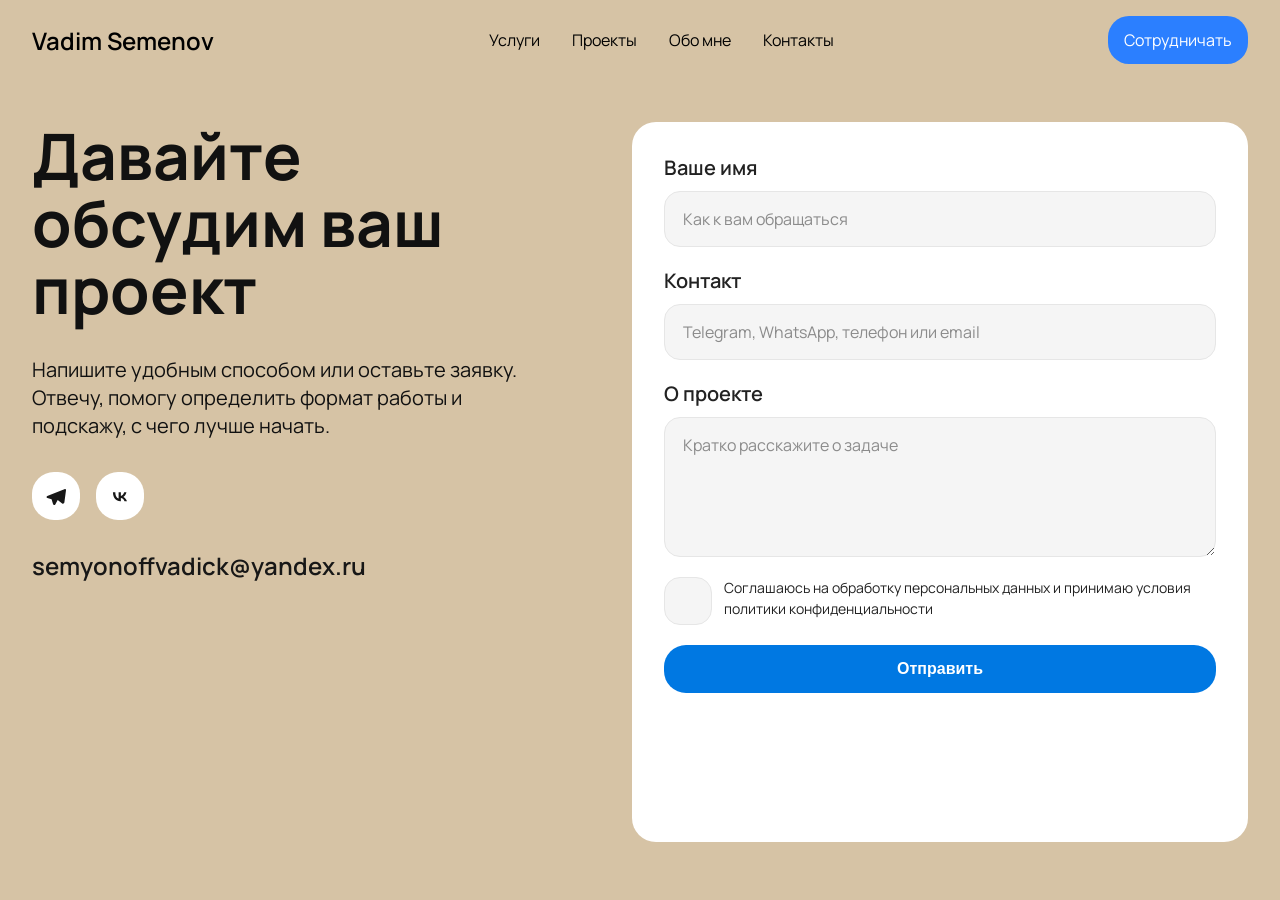
<file: contacts.html>
<!DOCTYPE html>
<html lang="ru">
<head>
  <meta charset="UTF-8" />
  <meta name="viewport" content="width=device-width, initial-scale=1.0" />
  <title>Контакты | Vadim Semenov</title>
  <link rel="preconnect" href="https://fonts.googleapis.com" />
  <link rel="preconnect" href="https://fonts.gstatic.com" crossorigin />
  <link
    href="https://fonts.googleapis.com/css2?family=Manrope:wght@400;500;600;700;800&display=swap"
    rel="stylesheet"
  />
  <link rel="stylesheet" href="style.css" />
</head>
<body class="contacts-page">
  <header class="header header--static">
    <div class="container header__inner">
      <a href="index.html" class="logo">Vadim Semenov</a>

      <nav class="nav">
        <a href="index.html#services">Услуги</a>
        <a href="projects.html">Проекты</a>
        <a href="about.html">Обо мне</a>
        <a href="#contact">Контакты</a>
      </nav>

      <div class="header__actions">
        <a href="#contact" class="btn btn--blue">Сотрудничать</a>
      </div>
    </div>
  </header>

  <main class="contacts-page__main">
    <section class="contact contact--page" id="contact">
      <div class="container">
        <div class="contact__inner">
          <div class="contact__info">
            <h1 class="contact__title">Давайте обсудим ваш проект</h1>
            <p class="contact__text">
              Напишите удобным способом или оставьте заявку. Отвечу, помогу
              определить формат работы и подскажу, с чего лучше начать.
            </p>

            <div class="contact__socials">
              <a href="#" class="contact__social" aria-label="Telegram">
                <svg width="24" height="24" viewBox="0 0 24 24" fill="none" xmlns="http://www.w3.org/2000/svg">
                  <path d="M21.96 5.17C21.69 4.94 21.3 4.88 20.97 5.01L3.29 11.88C2.83 12.06 2.54 12.5 2.56 12.99C2.57 13.49 2.9 13.91 3.38 14.05L7.56 15.3L9.09 20.2C9.23 20.66 9.63 20.99 10.11 21.03H10.21C10.66 21.03 11.08 20.78 11.29 20.38L13.7 15.91L18.18 19.38C18.59 19.7 19.14 19.75 19.6 19.51C20.06 19.27 20.36 18.8 20.4 18.29L22 6.18C22.04 5.79 21.88 5.4 21.58 5.14L21.96 5.17Z" fill="#171717"/>
                </svg>
              </a>
              <a href="#" class="contact__social" aria-label="VK">
                <svg width="24" height="24" viewBox="0 0 24 24" fill="none" xmlns="http://www.w3.org/2000/svg">
                  <path d="M12.48 17.27C7.75 17.27 5.06 13.91 4.94 8.3H7.32C7.4 12.46 9.2 14.23 10.62 14.6V8.3H12.86V11.9C14.25 11.75 15.71 10.1 16.2 8.3H18.44C18.06 10.55 16.49 12.21 15.37 12.89C16.49 13.44 18.29 14.88 18.97 17.27H16.5C15.96 15.55 14.62 14.2 12.86 14.02V17.27H12.48Z" fill="#171717"/>
                </svg>
              </a>
            </div>
          </div>

          <div class="contact__form-wrap">
            <form class="contact__form">
              <label class="contact__field">
                <span>Ваше имя</span>
                <input type="text" name="name" placeholder="Как к вам обращаться" required />
              </label>

              <label class="contact__field">
                <span>Контакт</span>
                <input type="text" name="contact" placeholder="Telegram, WhatsApp, телефон или email" required />
              </label>

              <label class="contact__field">
                <span>О проекте</span>
                <textarea name="message" placeholder="Кратко расскажите о задаче"></textarea>
              </label>

              <label class="contact__checkbox">
                <input type="checkbox" required />
                <span>Соглашаюсь на обработку персональных данных и принимаю условия политики конфиденциальности</span>
              </label>

              <button class="contact__submit" type="submit">Отправить</button>
            </form>
          </div>
        </div>
      </div>
    </section>
  </main>

  <script src="script.js"></script>
</body>
</html>
</file>
<file: style.css>
/* RESET */
* {
    margin: 0;
    padding: 0;
    box-sizing: border-box;
  }

  :root {
    --content-gutter: 16px;
    --container-max-width: 1376px;
  }

  html,
  body {
    overflow-x: clip;
  }
  
  body {
    font-family: "Monrope", "Manrope", sans-serif;
    color: #111;
    background-color: #d6c3a5;
  }
  
  /* CONTAINER */
  .container {
    margin: 0 auto;
    max-width: var(--container-max-width);
    padding: 0;
  }

  .back-to-top {
    position: fixed;
    right: max(var(--content-gutter), calc((100vw - var(--container-max-width)) / 2 + var(--content-gutter)));
    bottom: 24px;
    width: 48px;
    height: 48px;
    border: 0;
    border-radius: 50%;
    background: #fff;
    color: #171717;
    display: inline-flex;
    align-items: center;
    justify-content: center;
    padding: 0;
    cursor: pointer;
    box-shadow: 0 10px 30px rgba(23, 23, 23, 0.18);
    opacity: 0;
    visibility: hidden;
    transform: translateY(12px);
    transition:
      opacity 0.25s ease,
      visibility 0.25s ease,
      transform 0.25s ease;
    z-index: 30;
  }

  .back-to-top.is-visible {
    opacity: 1;
    visibility: visible;
    transform: translateY(0);
  }

  .back-to-top svg {
    display: block;
  }
  
  /* HEADER */
  .header {
    position: absolute;
    top: 0;
    left: 0;
    width: 100%;
    z-index: 10;
    padding: 16px 0;
  }

  @media (min-width: 769px) {
    .header .container {
      width: calc(100% - 64px);
      max-width: 1376px;
    }
  }
  
  .header__inner {
    display: flex;
    align-items: center;
    justify-content: space-between;
  }

  .header__actions {
    display: flex;
    align-items: center;
    gap: 12px;
  }

  .logo {
    font-size: 24px;
    font-weight: 600;
    color: #000;
    text-decoration: none;
  }
  
  .nav {
    display: flex;
    gap: 32px;
  }
  
  .nav a {
    text-decoration: none;
    color: #000;
    transition:
      opacity 0.24s ease,
      transform 0.24s cubic-bezier(0.22, 1, 0.36, 1);
  }

  @media (hover: hover) and (pointer: fine) {
    .nav a:hover {
      opacity: 0.65;
      transform: translateY(-1px);
    }
  }

  .header__menu-toggle {
    display: none;
    width: 48px;
    height: 48px;
    border: none;
    border-radius: 18px;
    background: #ffffff;
    color: #171717;
    cursor: pointer;
    padding: 0;
    align-items: center;
    justify-content: center;
    transition:
      background-color 0.24s ease,
      transform 0.16s ease;
  }

  .header__menu-toggle svg {
    display: block;
  }
  
  /* BUTTONS */
  .btn {
    height: 48px;
    padding: 0 16px;
    border-radius: 21px;
    border: none;
    cursor: pointer;
    font-size: 16px;
    display: inline-flex;
    align-items: center;
    justify-content: center;
    text-decoration: none;
    transition:
      background-color 0.24s ease,
      border-color 0.24s ease,
      color 0.24s ease,
      opacity 0.24s ease,
      transform 0.16s ease;
  }
  
  .btn--blue {
    background: #2b7fff;
    color: #fff;
  }
  
  .btn--outline {
    background: transparent;
    border: 1px solid #fff;
    color: #fff;
  }

  .reveal-on-scroll {
    opacity: 0;
    transform: translateY(28px);
    transition:
      opacity 0.7s cubic-bezier(0.22, 1, 0.36, 1),
      transform 0.7s cubic-bezier(0.22, 1, 0.36, 1);
    will-change: opacity, transform;
  }

  .reveal-on-scroll.is-visible {
    opacity: 1;
    transform: translateY(0);
  }

  @media (prefers-reduced-motion: reduce) {
    .reveal-on-scroll,
    .reveal-on-scroll.is-visible {
      opacity: 1;
      transform: none;
      transition: none;
    }
  }
  
  /* HERO */
  .hero {
    position: relative;
    overflow: hidden;
  }
  
  .hero__bg {
    width: 100%;
    user-select: none;
    -webkit-user-select: none;
    margin-bottom: 0;
  }

  .hero__bg img {
    width: 100%;
    height: auto;
    display: block;
    z-index: 0;
    user-select: none;
    -webkit-user-select: none;
    -webkit-user-drag: none;
    pointer-events: none;
    transition: width 0.35s ease, margin-left 0.35s ease;
  }

  @media (max-width: 1550px) {
    .hero__bg {
      margin-bottom: clamp(0px, calc((1550px - 100vw) * 0.22034), 130px);
    }
  }
  
  .hero__content {
    position: absolute;
    inset: 0;
    z-index: 1;
    width: calc(100% - (var(--content-gutter) * 2));
    max-width: 1376px;
    margin: 0 auto;
    padding: 120px 0 64px;
    display: grid;
    grid-template-columns: minmax(0, 1fr) auto;
    align-content: start;
  }
  
  /* LEFT TEXT */
  .hero__text {
    display: contents;
  }

  .hero__subtitle {
    grid-column: 1 / -1;
    font-size: 24px;
    font-weight: 600;
    margin-bottom: 16px;
  }
  
  .hero__title {
    grid-column: 1 / -1;
    width: 100%;
    margin-bottom: 64px;
  }

  .hero__title img {
    width: 100%;
    height: auto;
    display: block;
  }
  
  .hero__desc {
    grid-column: 1;
    font-size: 24px;
    margin-bottom: 24px;
  }
  
  .hero__buttons {
    grid-column: 1;
    display: flex;
    gap: 16px;
  }
  
  /* RIGHT */
  .hero__right {
    grid-column: 2;
    grid-row: 3 / 5;
    align-self: end;
    margin-top: -32px;
  }
  
  .hero__person {
    position: absolute;
    left: 0;
    right: 0;
    bottom: 0;
    width: 100%;
    display: flex;
    align-items: flex-end;
    justify-content: flex-end;
    z-index: 2;
    pointer-events: none;
    user-select: none;
    -webkit-user-select: none;
  }

  .hero__person img {
    width: 100%;
    height: auto;
    display: block;
    user-select: none;
    -webkit-user-select: none;
    -webkit-user-drag: none;
    pointer-events: none;
  }

  .hero__ticker {
    position: relative;
    z-index: 3;
    width: 100%;
    overflow: hidden;
    background: #fd843b;
    padding: 16px 0;
  }

  .hero__ticker-track {
    display: flex;
    width: max-content;
    animation: hero-ticker 18s linear infinite;
  }

  .hero__ticker-group {
    display: flex;
    align-items: center;
    gap: 24px;
    padding-right: 24px;
    white-space: nowrap;
  }

  .hero__ticker-group span {
    color: #fff;
    font-size: 24px;
    font-weight: 600;
  }

  .hero__ticker-group svg {
    flex-shrink: 0;
    display: block;
  }
  
  /* STATS */
  .hero__stats {
    display: flex;
    flex-direction: column;
    align-items: flex-start;
    text-align: left;
    position: static;
  }

  .hero__stats p {
    font-size: 24px;
    font-weight: 500;
    margin-top: 0;
    margin-bottom: 12px;
  }
  
  .hero__number {
    font-size: 48px;
    font-weight: 700;
  }

  .hero__avatars {
    display: flex;
    justify-content: flex-end;
  }

  .hero__avatars img {
    width: 64px;
    height: 64px;
    border: 2px solid #fff;
    border-radius: 50%;
    object-fit: cover;
    display: block;
    user-select: none;
    -webkit-user-select: none;
    -webkit-user-drag: none;
    pointer-events: none;
  }

  @keyframes hero-ticker {
    from {
      transform: translateX(0);
    }
    to {
      transform: translateX(-50%);
    }
  }

  .hero__avatars img + img {
    margin-left: -24px;
  }
  
  /* STATS SECTION */
  .stats {
    padding: 0;
    margin: 48px 0;
  }
  
  .stats__panel {
    background: #FD843B;
    width: calc(100% - (var(--content-gutter) * 2));
    margin: 0 auto;
    max-width: 1376px;
    padding: 16px;
    border-radius: 24px;
  }

  .stats__grid {
    display: grid;
    grid-template-columns: repeat(4, 1fr);
    gap: 16px;
  }
  
  .stat {
    background: #fff;
    padding: 24px;
    border-radius: 16px;
  }
  
  .stat h3 {
    font-size: 64px;
    margin-bottom: 0px;
  }
  .stat p {
    font-size: 32px;
    line-height: 100%;
    font-weight: 600;
    margin-bottom: 16px;
  }
  .stat .stat__extra{
    font-size: 16px;
    font-weight: 500;
  }

  /* PROJECTS */
.projects {
    background: #d6c3a5;
    padding: 48px 0;
  }

  .projects .container {
    width: calc(100% - 32px);
    max-width: 1376px;
  }

  .services .container,
  .contact .container,
  .about-section .container,
  .work-process .container {
    width: calc(100% - 64px);
    max-width: 1376px;
  }
  
  .projects__header {
    display: flex;
    justify-content: space-between;
    align-items: center;
    margin-bottom: 24px;
  }
  
  .projects__header h2 {
    font-size: 40px;
  }
  
  .projects__all {
    display: inline-flex;
    align-items: center;
    gap: 4px;
    text-decoration: none;
    color: #000;
    font-size: 16px;
    transition:
      transform 0.24s cubic-bezier(0.22, 1, 0.36, 1),
      opacity 0.24s ease;
  }
  
  /* GRID */
  .projects__grid {
    display: grid;
    grid-template-columns: repeat(2, 1fr);
    gap: 24px;
  }
  
  /* CARD */
  .project-card {
    background: #f3f3f3;
    border-radius: 24px;
    padding: 16px;
    display: flex;
    flex-direction: column;
    gap: 16px;
    cursor: pointer;
    transition:
      transform 0.28s cubic-bezier(0.22, 1, 0.36, 1),
      box-shadow 0.28s cubic-bezier(0.22, 1, 0.36, 1),
      background-color 0.28s ease;
  }
  
  /* IMAGE (сюда будешь вставлять превью) */
  .project-card__image {
    width: 100%;
    aspect-ratio: 4 / 3;
    border-radius: 16px;
    object-fit: cover;
    transition:
      transform 0.4s cubic-bezier(0.22, 1, 0.36, 1),
      box-shadow 0.3s cubic-bezier(0.22, 1, 0.36, 1),
      filter 0.3s ease;
  }
  
  /* CONTENT */
  .project-card__content {
    height: 100%;
    display: flex;
    flex-direction: column;
    justify-content: space-between;
  }

  .project-card__tags {
    display: flex;
    gap: 8px;
    flex-wrap: wrap;
  }
  
  .project-card__tags span {
    background: #ddd;
    padding: 8px 16px;
    border-radius: 16px;
    font-size: 16px;
  }
  
  .project-card__bottom {
    display: flex;
    justify-content: space-between;
    align-items: flex-end;
    gap: 16px;
  }
  
  .project-card__bottom h3 {
    font-size: 18px;
    line-height: 1.3;
  }
  
  /* BUTTON */
  .project-card__link {
    width: 48px;
    height: 48px;
    border-radius: 24px;
    border: none;
    background: #2b7fff;
    color: #fff;
    cursor: pointer;
    display: inline-flex;
    align-items: center;
    justify-content: center;
    padding: 0;
    transition:
      background-color 0.24s ease,
      transform 0.16s ease;
  }

  .project-card__link svg {
    display: block;
  }

  .services {
    background: #d6c3a5;
    padding: 48px 0;
  }
  
  .services__title {
    font-size: 40px;
    margin-bottom: 24px;
  }
  
  /* CARD */
  .service {
    background: #eee;
    border-radius: 24px;
    padding: 24px 32px;
    margin-bottom: 16px;
    transition: all 0.3s ease;
  }

  .service.active {
    padding-bottom: 0;
  }
  
  /* HEADER */
  .service__header {
    display: flex;
    justify-content: space-between;
    align-items: center;
    cursor: pointer;
  }

  .service__header h3 {
    font-size: 36px;
    font-weight: 600;
  }
  
  /* BUTTON (+) */
  .service__toggle {
    width: 48px;
    height: 48px;
    border-radius: 24px;
    border: none;
    background: #2b7fff;
    position: relative;
    cursor: pointer;
    display: flex;
    align-items: center;
    justify-content: center;
    transition: transform 0.7s cubic-bezier(0.22, 1, 0.36, 1);
  }
  
  .service__toggle svg {
    width: 24px;
    height: 24px;
    display: block;
    color: #fff;
  }

  .service__toggle svg path {
    stroke: currentColor;
  }

  /* АКТИВНОЕ СОСТОЯНИЕ: плюс превращаем в крест поворотом */
  .service.active .service__toggle {
    transform: rotate(45deg);
  }
  
  /* CONTENT */
  .service__content {
    display: grid;
    grid-template-columns: 1fr 1fr;
    gap: 24px;
  
    height: 0;
    overflow: hidden;
    opacity: 0;
    margin-top: 0;
  
    transition:
      height 0.7s cubic-bezier(0.22, 1, 0.36, 1),
      opacity 0.7s cubic-bezier(0.22, 1, 0.36, 1),
      margin-top 0.7s cubic-bezier(0.22, 1, 0.36, 1);
  }
  
  /* АКТИВНЫЙ */
  .service.active .service__content {
    opacity: 1;
    margin-top: 24px;
  }
  
  /* LEFT */
  .service__tags {
    display: flex;
    flex-wrap: wrap;
    gap: 8px;
    margin-bottom: 16px;
  }
  
  .service__tags span {
    background: #ddd;
    padding: 8px 16px;
    border-radius: 16px;
    font-size: 16px;
  }
  
  /* IMAGE */
  .service__right {
    display: flex;
    align-items: flex-end; /* чтобы картинка заканчивалась на нижней границе */
  }

  .service__right img {
    width: 80%;
    height: auto;
    object-fit: cover;
    display: block;
  }

  .cta {
    background: rgb(253, 135, 68);
    padding: 96px 0;
    text-align: center;
    color: #111;
  }
  
  .cta__inner {
    width: 100%;
    margin: 0 auto;
    max-width: none;
  }
  
  .cta__title {
    font-size: 56px;
    font-weight: 800;
    line-height: 1.1;
    margin-bottom: 24px;
  }
  
  .cta__desc {
    font-size: 18px;
    margin-bottom: 24px;
  }
  
  .cta__btn {
    display: inline-flex;
    align-items: center;
    gap: 4px;
    font-size: 16px;
    padding: 0 16px;
  }

  .cta__btn svg {
    display: block;
  }

  .contact {
    background: #d6c3a5;
    padding: 48px 0;
  }

  .contact__inner {
    display: flex;
    gap: 48px;
    align-items: stretch;
  }

  .contact__info,
  .contact__form-wrap {
    flex: 1;
  }

  .contact__info {
    display: flex;
    flex-direction: column;
    gap: 32px;
  }

  .contact__title {
    font-size: 64px;
    font-weight: 700;
    line-height: 1.05;
  }

  .contact__text {
    font-size: 20px;
    line-height: 1.4;
    max-width: 520px;
  }

  .contact__socials {
    display: flex;
    gap: 16px;
  }

  .contact__email {
    font-size: 24px;
    font-weight: 600;
    line-height: 1.2;
    color: #171717;
    text-decoration: none;
  }

  .contact__social {
    width: 48px;
    height: 48px;
    border-radius: 22px;
    background: #fff;
    display: inline-flex;
    align-items: center;
    justify-content: center;
    text-decoration: none;
  }

  .contact__social svg {
    display: block;
  }

  .contact__form-wrap {
    background: #fff;
    border-radius: 24px;
    padding: 32px;
  }

  .contact__form {
    display: flex;
    flex-direction: column;
    gap: 20px;
  }

  .contact__field {
    display: flex;
    flex-direction: column;
    gap: 10px;
  }

  .contact__field span {
    font-size: 20px;
    font-weight: 600;
    color: #222;
  }

  .contact__field input,
  .contact__field textarea {
    width: 100%;
    border: 1px solid #e6e6e6;
    border-radius: 16px;
    padding: 16px 18px;
    font-size: 16px;
    color: #111;
    background: #f5f5f5;
    font-family: inherit;
    outline: none;
  }

  .contact__field textarea {
    min-height: 140px;
    resize: vertical;
  }

  .contact__field input::placeholder,
  .contact__field textarea::placeholder {
    color: rgba(34, 34, 34, 0.5);
    font-family: inherit;
    font-size: 16px;
  }

  .contact__checkbox {
    display: flex;
    align-items: flex-start;
    gap: 12px;
    font-size: 14px;
    line-height: 1.5;
    color: #222;
  }

  .contact__checkbox input {
    margin-top: 0;
    width: 48px;
    height: 48px;
    flex-shrink: 0;
    border: 1px solid #e6e6e6;
    border-radius: 16px;
    background-color: #f5f5f5;
    appearance: none;
    -webkit-appearance: none;
    cursor: pointer;
    background-repeat: no-repeat;
    background-position: center;
    background-size: 24px 24px;
  }

  .contact__checkbox input:checked {
    background-image: url("data:image/svg+xml,%3Csvg xmlns='http://www.w3.org/2000/svg' width='24' height='24' viewBox='0 0 24 24' fill='none'%3E%3Cpath d='M3 12L8.99294 18L21 6' stroke='%23171717' stroke-width='2' stroke-linecap='round' stroke-linejoin='round'/%3E%3C/svg%3E");
  }

  .contact__submit {
    width: 100%;
    height: 48px;
    border: none;
    border-radius: 22px;
    background: #0078e2;
    color: #fff;
    font-size: 16px;
    font-weight: 600;
    cursor: pointer;
    transition:
      background-color 0.24s ease,
      transform 0.16s ease;
  }

  .contact__status {
    min-height: 22px;
    font-size: 14px;
    line-height: 1.4;
  }

  .contact__status.is-success {
    color: #1f8f45;
  }

  .contact__status.is-error {
    color: #d14b3f;
  }

  .service__toggle,
  .process-step__toggle {
    transition:
      background-color 0.24s ease,
      transform 0.16s ease;
  }

  @media (hover: hover) and (pointer: fine) {
    .btn:hover,
    .contact__submit:hover,
    .project-card__link:hover,
    .service__toggle:hover,
    .process-step__toggle:hover {
    }

    .btn--blue:hover,
    .project-card__link:hover,
    .contact__submit:hover,
    .service__toggle:hover,
    .process-step__toggle:hover {
      background-color: #186ae8;
    }

    .btn--outline:hover {
      background: rgba(255, 255, 255, 0.12);
      border-color: rgba(255, 255, 255, 0.75);
    }

    .projects__all:hover {
      transform: translateX(4px);
      opacity: 0.72;
    }

    .project-card:hover {
      transform: translateY(-6px) scale(1.01);
      box-shadow: 0 20px 40px rgba(17, 17, 17, 0.14);
      background-color: #f8f8f8;
    }

    .project-card:hover .project-card__image {
      transform: none;
      box-shadow: none;
      filter: none;
    }

    .project-card:hover .project-card__link {
      transform: translateY(-2px) scale(1.05);
    }
  }

  .btn:active,
  .contact__submit:active,
  .project-card__link:active,
  .service__toggle:active,
  .process-step__toggle:active,
  .back-to-top:active,
  .header__menu-toggle:active {
    transform: scale(0.96);
  }

  .footer {
    padding: 32px 0;
  }

  .footer__inner {
    background: #fd8744;
    display: flex;
    align-items: center;
    justify-content: space-between;
    gap: 24px;
    padding: 32px;
      border-radius: 24px;
  }

  .footer__brand {
    font-size: 20px;
    font-weight: 600;
    color: #222;
  }

  .footer__policy {
    font-size: 14px;
    font-weight: 400;
    color: #222;
    text-decoration: none;
  }

  .footer__socials {
    display: flex;
    gap: 16px;
  }

  .header--static {
    position: relative;
    background: #d6c3a5;
  }

  .contacts-page {
    min-height: 100vh;
    display: flex;
    flex-direction: column;
  }

  .contacts-page__main {
    flex: 1;
    display: flex;
  }

  .contact--page {
    width: 100%;
    display: flex;
    align-items: center;
    padding: 32px 0 48px;
  }

  .contact--page .contact__inner {
    min-height: min(720px, calc(100vh - 180px));
  }

  .about-hero {
    position: relative;
    overflow: hidden;
    min-height: 100vh;
    background: rgb(253, 135, 68);
  }

  .about-hero__image {
    width: 100%;
    height: 100%;
    display: block;
    object-fit: cover;
    object-position: center;
    user-select: none;
    -webkit-user-select: none;
    -webkit-user-drag: none;
    pointer-events: none;
  }

  .about-section {
    padding: 64px 0 120px;
    background: #d6c3a5;
  }

  .about-section__container {
    display: flex;
    flex-direction: column;
    gap: 64px;
  }

  .about-section__row {
    display: flex;
    gap: 24px;
  }

  .about-section__row--intro {
    align-items: flex-start;
    justify-content: space-between;
  }

  .about-section__title {
    flex: 0 0 360px;
    font-size: 48px;
    font-weight: 700;
    line-height: 1;
  }

  .about-section__intro {
    flex: 1;
    display: flex;
    flex-direction: column;
    gap: 24px;
    max-width: 992px;
  }

  .about-section__badge {
    align-self: flex-start;
    padding: 16px;
    border-radius: 20px;
    background: #0078e2;
    color: #fff;
    font-size: 24px;
    font-weight: 600;
    line-height: 1;
  }

  .about-section__text {
    display: flex;
    flex-direction: column;
    gap: 16px;
  }

  .about-section__text p {
    font-size: 20px;
    line-height: 1.5;
  }

  .about-section__row--details {
    align-items: stretch;
  }

  .about-section__photo-wrap {
    padding: 0;
    border-radius: 32px;
  }

  .about-section__photo-wrap {
    flex: 1.15;
    overflow: hidden;
  }

  .about-section__photo {
    width: 100%;
    height: 100%;
    display: block;
    object-fit: cover;
    border-radius: 32px;
  }

  .about-card {
    flex: 1;
    display: flex;
    flex-direction: column;
  }

  .about-card__title {
    font-size: 24px;
    font-weight: 600;
    line-height: 1.2;
    margin-bottom: 16px;
  }

  .about-card__list {
    list-style: none;
    display: flex;
    flex-direction: column;
    gap: 8px;
  }

  .about-card__list li,
  .about-card__text {
    font-size: 18px;
    line-height: 1.5;
  }

  .about-card__tags {
    display: flex;
    flex-wrap: wrap;
    gap: 12px;
  }

  .about-card__tags span {
    padding: 16px;
    border-radius: 18px;
    background: #fff;
    font-size: 16px;
    line-height: 1.2;
  }

  .about-benefits {
    padding: 0 0 120px;
    background: #d6c3a5;
  }

  .about-benefits__title {
    display: flex;
    flex-direction: column;
    align-items: center;
    font-size: 64px;
    font-weight: 500;
    line-height: 1.05;
    text-align: center;
  }

  .about-benefits__line {
    display: block;
  }

  .about-benefits__line--accent {
    margin-left: 150px;
    font-style: italic;
    font-weight: 300;
  }

  .about-benefits__line--offset {
    margin-right: 100px;
  }

  .about-benefits__cards {
    position: relative;
    height: 320px;
    margin-top: 56px;
  }

  .benefit-card {
    position: absolute;
    --benefit-rotate: 0deg;
    --benefit-offset-x: 0px;
    --benefit-offset-y: 0px;
    --benefit-hover-lift: 0px;
    --benefit-scale: 1;
    border-radius: 24px;
    padding: 42px 32px;
    font-size: 24px;
    line-height: 1.05;
    box-shadow: 0 8px 24px rgba(17, 17, 17, 0.08);
    transform:
      translate3d(var(--benefit-offset-x), calc(var(--benefit-offset-y) + var(--benefit-hover-lift)), 0)
      rotate(var(--benefit-rotate))
      scale(var(--benefit-scale));
    transform-origin: center;
    transition:
      transform 0.28s cubic-bezier(0.22, 1, 0.36, 1),
      box-shadow 0.28s cubic-bezier(0.22, 1, 0.36, 1),
      filter 0.28s cubic-bezier(0.22, 1, 0.36, 1);
    will-change: transform, box-shadow, filter;
  }

  .benefit-card--white {
    background: #fff;
    color: #111;
  }

  .benefit-card--orange {
    background: #ff8a47;
    color: #111;
  }

  .benefit-card--blue {
    background: #0078e2;
    color: #111;
  }

  .benefit-card__number {
    position: absolute;
    top: 18px;
    right: 22px;
    font-size: 16px;
    line-height: 1;
  }

  .benefit-card__text {
    max-width: 100%;
  }

  .benefit-card--card-1 {
    top: 40px;
    left: 0;
    width: 330px;
    --benefit-rotate: -15deg;
  }

  .benefit-card--card-2 {
    top: 128px;
    left: 176px;
    width: 400px;
    --benefit-rotate: 5deg;
  }

  .benefit-card--card-3 {
    top: 26px;
    left: 338px;
    width: 360px;
    --benefit-rotate: -6deg;
  }

  .benefit-card--card-4 {
    top: 100px;
    left: 606px;
    width: 338px;
    --benefit-rotate: 3deg;
  }

  .benefit-card--card-5 {

    right: 180px;
    width: 344px;
    --benefit-rotate: -5deg;
  }

  .benefit-card--card-6 {
    top: 100px;
    right: 0;
    width: 352px;
    --benefit-rotate: 10deg;
  }

  @media (hover: hover) and (pointer: fine) {
    .about-benefits__cards:hover .benefit-card {
      filter: saturate(0.98);
    }

    .benefit-card:hover {
      --benefit-hover-lift: -12px;
      --benefit-scale: 1.03;
      box-shadow: 0 20px 40px rgba(17, 17, 17, 0.16);
      filter: saturate(1.04);
      z-index: 3;
    }
  }

  .work-process {
    padding: 0 0 120px;
    background: #d6c3a5;
  }

  .work-process__grid {
    display: grid;
    grid-template-columns: minmax(0, 0.72fr) minmax(0, 1.28fr);
    gap: 48px;
    align-items: start;
  }

  .work-process__intro {
    display: flex;
    flex-direction: column;
  }

  .work-process__title {
    font-size: 48px;
    font-weight: 700;
    line-height: 1;
    margin-bottom: 24px;
  }

  .work-process__text {
    display: flex;
    flex-direction: column;
    gap: 16px;
  }

  .work-process__text p {
    font-size: 20px;
    line-height: 1.5;
  }

  .work-process__steps {
    display: flex;
    flex-direction: column;
    gap: 16px;
  }

  .process-step {
    background: #fff;
    border-radius: 24px;
    padding: 32px;
    transition: all 0.3s ease;
  }

  .process-step__header {
    width: 100%;
    display: flex;
    align-items: center;
    justify-content: space-between;
    gap: 24px;
    border: 0;
    background: transparent;
    padding: 0;
    cursor: pointer;
    text-align: left;
  }

  .process-step__lead {
    display: flex;
    align-items: center;
    gap: 16px;
    flex: 1 1 auto;
    min-width: 0;
  }

  .process-step__number {
    width: 36px;
    height: 36px;
    border-radius: 50%;
    flex-shrink: 0;
    display: inline-flex;
    align-items: center;
    justify-content: center;
    background: #eb7839;
    color: #fff;
    font-size: 24px;
    font-weight: 600;
    line-height: 1;
  }

  .process-step__lead h3 {
    font-size: 36px;
    font-weight: 600;
    line-height: 1.1;
    min-width: 0;
    overflow-wrap: anywhere;
  }

  .process-step__toggle {
    width: 48px;
    height: 48px;
    border-radius: 24px;
    flex-shrink: 0;
    background: #2b7fff;
    display: inline-flex;
    align-items: center;
    justify-content: center;
    transition: transform 0.7s cubic-bezier(0.22, 1, 0.36, 1);
  }

  .process-step__toggle svg {
    display: block;
  }

  .process-step.active .process-step__toggle {
    transform: rotate(45deg);
  }

  .process-step__content {
    height: 0;
    overflow: hidden;
    opacity: 0;
    margin-top: 0;
    transition:
      height 0.7s cubic-bezier(0.22, 1, 0.36, 1),
      opacity 0.7s cubic-bezier(0.22, 1, 0.36, 1),
      margin-top 0.7s cubic-bezier(0.22, 1, 0.36, 1);
  }

  .process-step.active .process-step__content {
    opacity: 1;
    margin-top: 24px;
  }

  .process-step__content p {
    font-size: 18px;
    line-height: 1.5;
    max-width: 720px;
  }

  .page-intro {
    background: #d6c3a5;
    padding: 40px 0 24px;
  }

  .page-intro .container {
    padding: 48px 0 16px;
    border-bottom: 1px solid rgba(17, 17, 17, 0.12);
  }

  .page-intro__eyebrow {
    display: inline-flex;
    margin-bottom: 16px;
    padding: 8px 16px;
    border-radius: 999px;
    background: rgba(255, 255, 255, 0.22);
    font-size: 14px;
    font-weight: 700;
    letter-spacing: 0.04em;
    text-transform: uppercase;
  }

  .page-intro__title {
    font-size: clamp(40px, 6vw, 72px);
    line-height: 0.95;
    margin-bottom: 20px;
  }

  .page-intro__desc {
    max-width: 760px;
    font-size: 22px;
    line-height: 1.35;
  }

  .projects--page {
    padding-top: 24px;
  }

  .projects--page .project-card {
    min-height: 520px;
  }


  .projects--page .project-card__content {
    display: flex;
    flex: 1;
    flex-direction: column;
  }

  .projects--page .project-card__bottom {
    margin-top: auto;
  }

  @media (max-width: 1024px) {
    .container {
      width: calc(100% - (var(--content-gutter) * 2));
    }

    .stats {
      margin: 48px 0;
    }

    .service {
      padding: 24px;
    }

    .service__header h3 {
      font-size: 30px;
    }

    .service__content {
      grid-template-columns: 1fr;
    }

    .service__right {
      justify-content: flex-start;
    }

    .service__right img {
      width: min(100%, 420px);
    }

    .stats__grid {
      grid-template-columns: repeat(2, minmax(0, 1fr));
    }

    .stat h3 {
      font-size: 52px;
    }

    .stat p {
      font-size: 26px;
    }

    .cta__title {
      font-size: 42px;
    }

    .contact {
      padding: 96px 0;
    }

    .contact__inner {
      flex-direction: column;
      gap: 32px;
    }

    .contact__title {
      font-size: 52px;
    }

    .contact__text {
      max-width: 100%;
    }

    .about-section__row--intro,
    .about-section__row--details {
      flex-direction: column;
    }

    .about-section__title {
      flex-basis: auto;
    }

    .about-benefits__title {
      font-size: 52px;
    }

    .about-benefits__line--accent {
      margin-left: 72px;
    }

    .about-benefits__line--offset {
      margin-right: 48px;
    }

    .about-benefits__cards {
      height: 620px;
    }

    .benefit-card {
      font-size: 22px;
    }

    .benefit-card--card-1 {
      top: 40px;
      left: 0;
      width: 290px;
    }

    .benefit-card--card-2 {
      top: 168px;
      left: 120px;
      width: 320px;
    }

    .benefit-card--card-3 {
      top: 24px;
      left: 260px;
      width: 300px;
    }

    .benefit-card--card-4 {
      top: 286px;
      left: 54px;
      width: 320px;
    }

    .benefit-card--card-5 {
      top: 170px;
      right: 24px;
      width: 312px;
    }

    .benefit-card--card-6 {
      top: 372px;
      right: 0;
      width: 320px;
    }

    .work-process__grid {
      grid-template-columns: 1fr;
      gap: 32px;
    }
  }

  @media (max-width: 960px) {
    .header {
      padding: 12px 0;
    }

    .header__inner {
      align-items: flex-start;
      gap: 12px;
    }

    .nav {
      gap: 16px;
      flex-wrap: wrap;
    }

    .hero__bg img {
      height: clamp(650px, calc(650px + ((100vw - 768px) * 0.52083333)), 750px);
      width: clamp(100%, calc(100% + ((960px - 100vw) * 0.5)), 200%);
      max-width: none;
      margin-left: 50%;
      transform: translateX(-50%);
    }

    .hero__title {
      font-size: 16px;
      margin-bottom: 16px;
    }

    .hero__buttons {
      flex-wrap: wrap;
    }

    .hero__right {
      grid-column: 1;
      grid-row: auto;
      margin-top: 24px;
    }

    .hero__stats p {
      font-size: 20px;
    }

    .hero__desc {
      font-size: 16px;
    }

    .hero__person {
      left: 50%;
      right: auto;
      width: 122%;
      transform: translateX(-50%);
      justify-content: center;
    }

    .hero__person img {
      width: 100%;
      max-width: none;
    }

    .stats {
      margin: 32px 0;
    }

    .projects {
      padding: 32px 0;
    }

    .services {
      padding: 32px 0;
    }

    .cta {
      padding: 32px 0;
    }

    .contact {
      padding: 32px 0;
    }
  }

  @media (max-width: 768px) {
    .services .container,
    .contact .container,
    .about-section .container,
    .work-process .container {
      width: calc(100% - (var(--content-gutter) * 2));
    }

    .back-to-top {
      bottom: 16px;
    }

    .header {
      padding: 12px 0;
    }

    .header__inner {
      position: relative;
      flex-direction: row;
      align-items: center;
      justify-content: space-between;
      gap: 16px;
    }

    .header__actions .btn {
      display: none;
    }

    .contact--page {
      align-items: flex-start;
      padding: 24px 0 32px;
    }

    .contact--page .contact__inner {
      min-height: auto;
    }

    .header__menu-toggle {
      display: inline-flex;
      flex-shrink: 0;
    }

    .nav {
      position: absolute;
      top: calc(100% + 12px);
      left: 0;
      right: 0;
      display: flex;
      flex-direction: column;
      gap: 14px;
      padding: 20px;
      border-radius: 24px;
      background: rgba(255, 255, 255, 0.96);
      backdrop-filter: blur(14px);
      box-shadow: 0 20px 40px rgba(17, 17, 17, 0.12);
      opacity: 0;
      visibility: hidden;
      pointer-events: none;
      transform: translateY(-8px);
      transition:
        opacity 0.24s ease,
        transform 0.24s ease,
        visibility 0.24s ease;
      z-index: 30;
    }

    .header.menu-open .nav {
      opacity: 1;
      visibility: visible;
      pointer-events: auto;
      transform: translateY(0);
    }

    .projects__header,
    .footer__inner {
      flex-direction: column;
      align-items: center;
    }

    .footer__inner {
      text-align: center;
    }

    .projects__grid {
      grid-template-columns: 1fr;
    }

    .project-card__content {
      gap: 16px;
    }

    .project-card__bottom {
      flex-direction: column;
      align-items: flex-start;
    }

    .page-intro {
      padding: 24px 0 16px;
    }

    .hero__bg {
      margin-bottom: clamp(140px, calc(230px - ((768px - 100vw) * 0.20089286)), 230px);
    }

    .hero__bg img {
      height: clamp(550px, calc(550px + ((100vw - 320px) * 0.85)), 912px);
      width: auto;
      min-width: 100%;
      max-width: none;
      margin-left: 50%;
      transform: translateX(-50%);
      object-fit: cover;
    }

    .hero__content {
      padding: 96px 0 40px;
      gap: 8px;
      min-height: 860px;
      align-content: start;
    }

    .hero__subtitle {
      font-size: 16px;
      margin-bottom: 12px;
    }

    .hero__title {
      font-size: 16px;
      margin-bottom: 24px;
    }


    .hero__desc {
      font-size: 16px;
      line-height: 1.35;
      max-width: 320px;
      margin-bottom: 16px;
    }

    .hero__buttons {
      gap: 12px;
      width: 100%;
      max-width: none;
      flex-wrap: nowrap;
    }

    .hero__buttons .btn {
      flex: 1 1 0;
      width: auto;
    }

    .hero__right {
      display: block;
      grid-column: 1;
      grid-row: auto;
      width: 100%;
      margin-top: 4px;
      z-index: 3;
    }

    .hero__stats {
      width: 100%;
    }

    .hero__number {
      font-size: 32px;
    }

    .hero__stats p {
      width: 50%;
      font-size: 20px;
      line-height: 1;
      margin-bottom: 12px;
    }

    .hero__avatars img {
      width: 42px;
      height: 42px;
    }

    .hero__avatars img + img {
      margin-left: -16px;
    }

    .hero__person {
      width: 210%;
      left: 60%;
      right: auto;
      bottom: 38px;
      transform: translateX(-50%);
      justify-content: center;
      z-index: 1;
    }

    .hero__person img {
      width: 100%;
      max-width: none;
    }

    .hero__ticker {
      padding: 12px 0;
    }

    .hero__ticker-group {
      gap: 16px;
      padding-right: 16px;
    }

    .hero__ticker-group span {
      font-size: 18px;
    }

    .hero__ticker-group svg {
      width: 20px;
      height: 20px;
    }

    .page-intro .container {
      padding: 28px 0 12px;
    }

    .page-intro__desc {
      font-size: 18px;
    }

    .projects--page .project-card:first-child,
    .projects--page .project-card:last-child {
      grid-column: auto;
    }

    .projects--page .project-card {
      min-height: auto;
    }

    .services {
      padding: 48px 0;
    }

    .services__title {
      font-size: 32px;
      margin-bottom: 20px;
    }

    .service {
      border-radius: 20px;
      padding: 20px;
      margin-bottom: 12px;
    }

    .service.active {
      padding-bottom: 0;
    }

    .service__header {
      align-items: flex-start;
      gap: 16px;
    }

    .service__header h3 {
      font-size: 24px;
      line-height: 1.1;
    }

    .service__toggle {
      width: 42px;
      height: 42px;
      min-width: 42px;
      border-radius: 21px;
    }

    .service__toggle svg {
      width: 20px;
      height: 20px;
    }

    .service.active .service__content {
      margin-top: 20px;
    }

    .service__content {
      gap: 20px;
    }

    .service__tags {
      gap: 8px;
      margin-bottom: 12px;
    }

    .service__tags span {
      padding: 8px 12px;
      font-size: 14px;
    }

    .service__left p {
      font-size: 16px;
      line-height: 1.45;
    }

    .service__right img {
      width: 100%;
      border-radius: 16px;
    }

    .about-hero__image {
      min-height: 100vh;
      object-fit: cover;
      object-position: center;
    }

    .about-section {
      padding: 40px 0 72px;
    }

    .about-benefits {
      padding: 0 0 72px;
    }

    .work-process {
      padding: 0 0 72px;
    }

    .stats {
      margin: 32px 0 48px;
    }

    .stats__panel {
      padding: 12px;
      border-radius: 20px;
    }

    .stats__grid {
      grid-template-columns: 1fr;
      gap: 12px;
    }

    .stat {
      padding: 20px;
      border-radius: 14px;
    }

    .stat h3 {
      font-size: 42px;
    }

    .stat p {
      font-size: 22px;
      margin-bottom: 12px;
    }

    .stat .stat__extra {
      font-size: 15px;
      line-height: 1.4;
    }

    .contact {
      padding: 48px 0;
    }

    .contact__inner {
      gap: 24px;
    }

    .contact__info {
      gap: 24px;
    }

    .contact__title {
      font-size: 36px;
      line-height: 1.08;
    }

    .contact__text {
      font-size: 16px;
    }

    .contact__email {
      font-size: 18px;
    }

    .contact__socials {
      flex-wrap: wrap;
    }

    .contact__form-wrap {
      padding: 20px;
      border-radius: 20px;
    }

    .contact__form {
      gap: 16px;
    }

    .contact__field {
      gap: 8px;
    }

    .contact__field span {
      font-size: 16px;
    }

    .contact__field input,
    .contact__field textarea {
      padding: 14px 16px;
      border-radius: 14px;
    }

    .contact__field textarea {
      min-height: 120px;
    }

    .contact__checkbox {
      gap: 10px;
      font-size: 13px;
    }

    .contact__checkbox input {
      width: 24px;
      height: 24px;
      border-radius: 8px;
      background-size: 14px 14px;
    }

    .about-section__container {
      gap: 20px;
    }

    .about-section__row {
      gap: 20px;
    }

    .about-section__title {
      font-size: 36px;
    }

    .work-process__title {
      font-size: 36px;
    }

    .about-benefits__title {
      align-items: flex-start;
      font-size: 34px;
      text-align: left;
    }

    .about-benefits__cards {
      height: auto;
      margin-top: 32px;
      display: flex;
      flex-direction: column;
      gap: 16px;
    }

    .about-section__badge {
      font-size: 20px;
      padding: 14px 16px;
    }

    .about-benefits__line--accent,
    .about-benefits__line--offset {
      margin-left: 0;
      margin-right: 0;
    }

    .benefit-card {
      position: relative;
      width: 100%;
      padding: 42px 32px;
      font-size: 24px;
      transform: none;
    }

    .benefit-card--card-1,
    .benefit-card--card-2,
    .benefit-card--card-3,
    .benefit-card--card-4,
    .benefit-card--card-5,
    .benefit-card--card-6 {
      top: auto;
      right: auto;
      bottom: auto;
      left: auto;
      width: 100%;
    }

    .work-process__text p,
    .process-step__content p {
      font-size: 16px;
    }

    .process-step {
      padding: 24px 20px;
    }

    .process-step__lead {
      align-items: flex-start;
      gap: 12px;
    }

    .process-step__number {
      width: 32px;
      height: 32px;
      font-size: 20px;
    }

    .process-step__lead h3 {
      font-size: 20px;
    }

    .process-step__toggle {
      width: 40px;
      height: 40px;
      border-radius: 20px;
      flex-shrink: 0;
    }

    .about-section__text p,
    .about-card__list li,
    .about-card__text {
      font-size: 16px;
    }

    .about-section__photo-wrap,
    .about-card {
      padding: 0;
    }

  }

  @media (max-width: 450px) {
    .hero__buttons {
      flex-wrap: wrap;
    }

    .hero__buttons .btn {
      width: 100%;
      flex: 1 1 100%;
    }
  }

  @media (max-width: 420px) {
    .service__header h3 {
      font-size: 20px;
    }
  }
</file>
